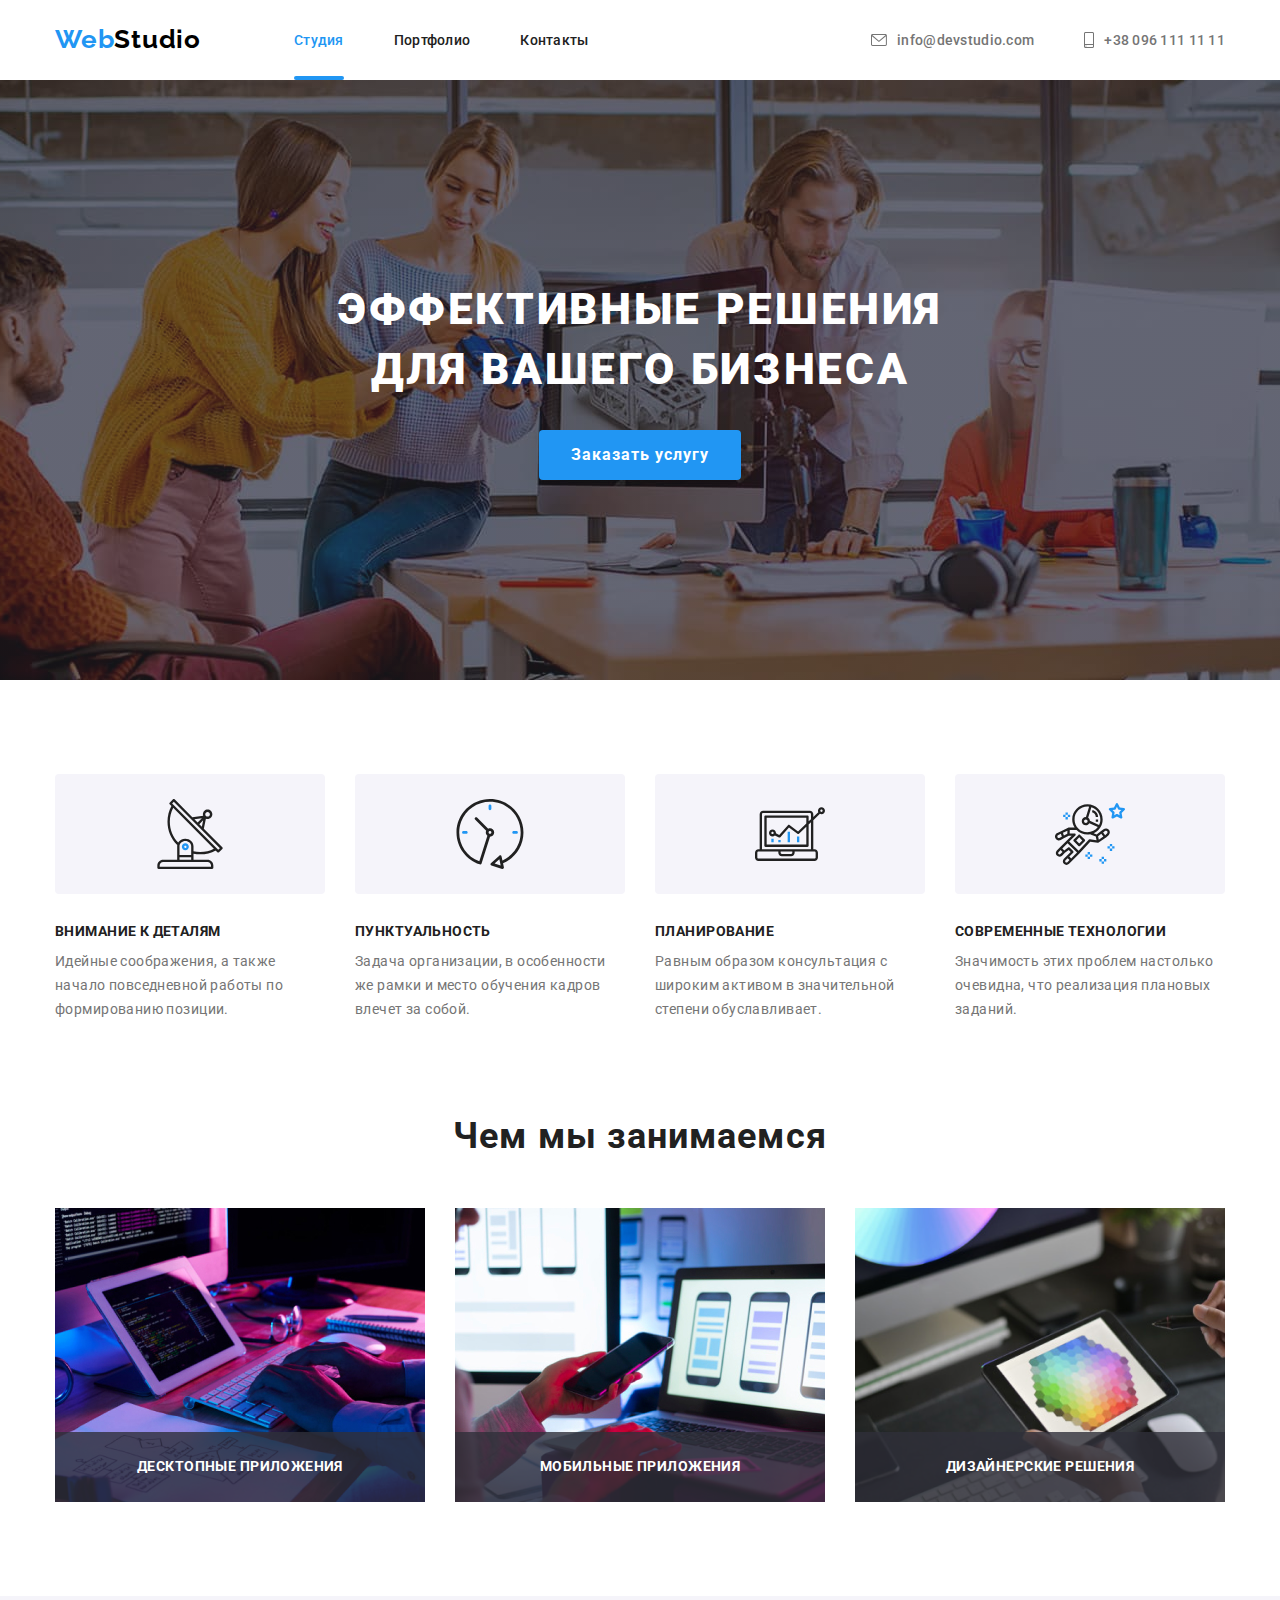
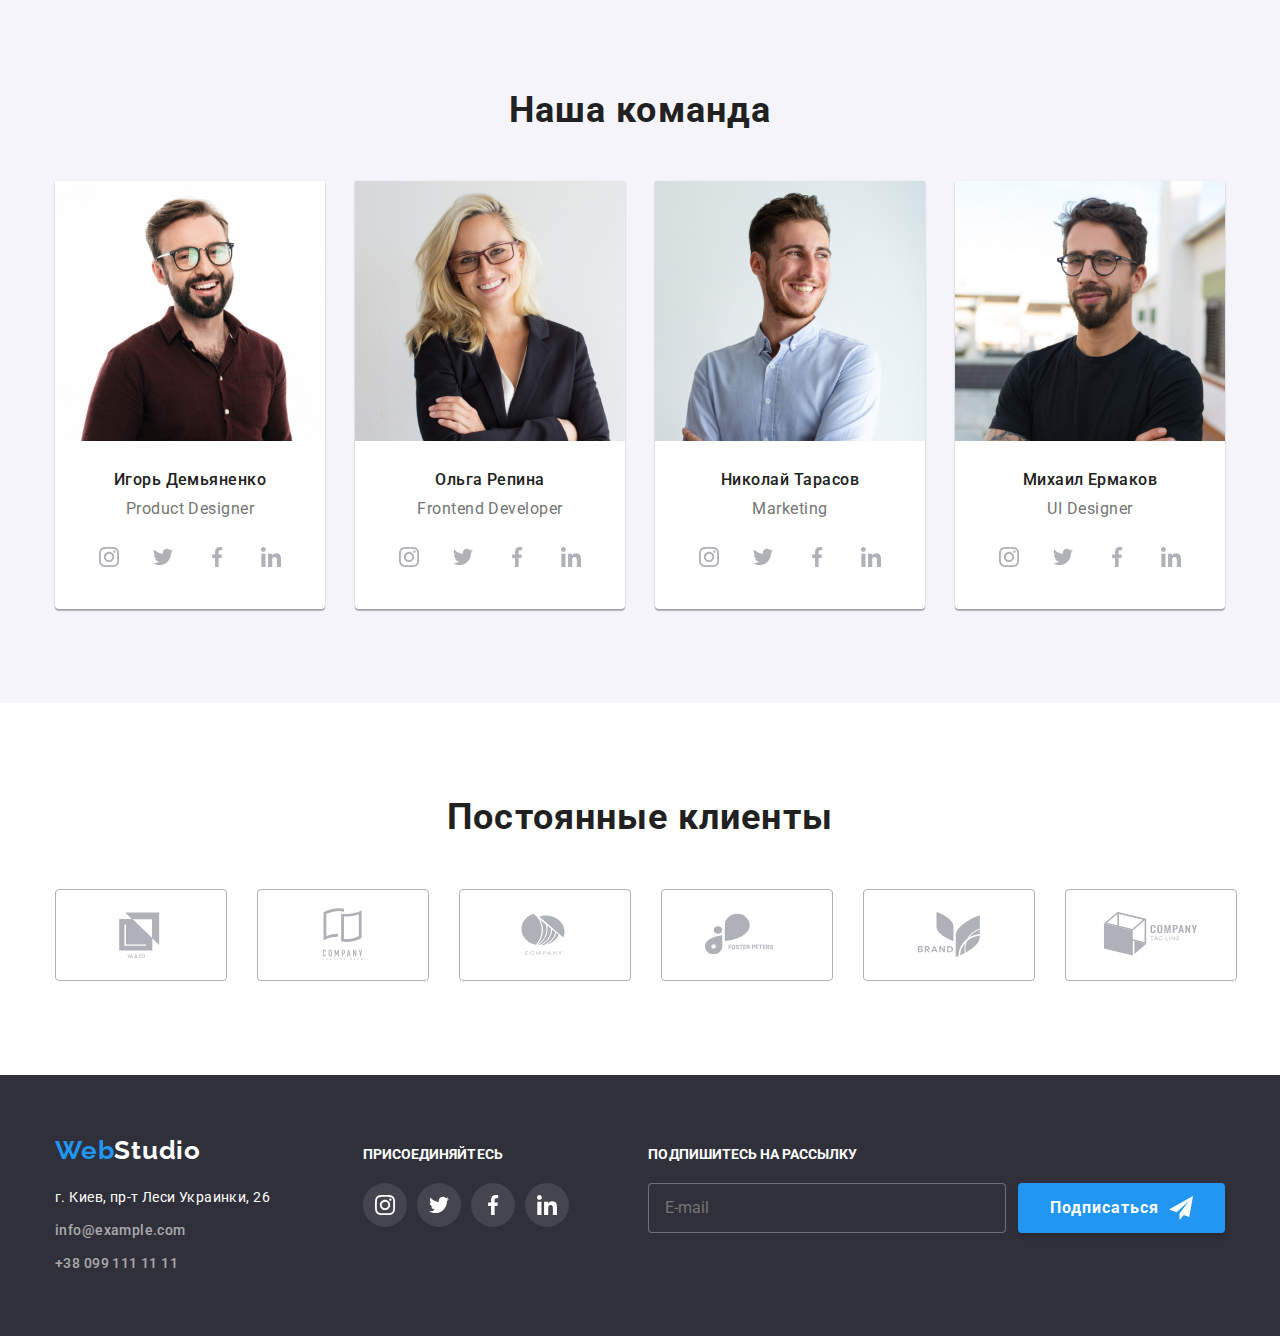
<file: index.html>
<!DOCTYPE html>
<html lang="ru">
  <head>
    <meta charset="UTF-8" />
    <meta name="viewport" content="width=device-width, initial-scale=1.0" />
    <title>WebStudio</title>
    <link rel="preconnect" href="https://fonts.googleapis.com" />
    <link rel="preconnect" href="https://fonts.gstatic.com" crossorigin />
    <link
      href="https://fonts.googleapis.com/css2?family=Raleway:wght@700&family=Roboto:wght@400;500;700;900&display=swap"
      rel="stylesheet"
    />
    <link rel="stylesheet" href="./css/main.min.css" />
  </head>
  <body>
    
    <!-- Шапка -->

    <header class="">
      <div class="container header__container">
        <a href="./index.html" class="logo logo--primary link"> <span class="logo logo__web">Web</span>Studio</a>
        <nav class="header__nav">
          <ul class="nav-list list">
            <li class="nav-list__item">
              <a href="./index.html" class="nav-list__link nav-list__link--current link">Студия</a>
            </li>
            <li class="nav-list__item">
              <a href="./portfolio.html" class="nav-list__link link">Портфолио</a>
            </li>
            <li class="nav-list__item">
              <a href="" class="nav-list__link link">Контакты</a>
            </li>
          </ul>
        </nav>
        <div class="header__wrapper">
          <ul class="contacts-list list">
            <li class="contacts-list__item">
              <a href="mailto:info@devstudio.com" class="contacts-list__link link"
                ><svg class="contacts-list__icon" width="16" height="12">
                  <use href="./images/icons.svg#envelope"></use></svg
                >info@devstudio.com</a
              >
            </li>
            <li class="contacts-list__item">
              <a href="tel:+380961111111" class="contacts-list__link link"
                ><svg class="contacts-list__icon" width="10" height="16">
                  <use href="./images/icons.svg#smartphone"></use></svg
                >+38 096 111 11 11</a
              >
            </li>
          </ul>
        </div>
      </div>
    </header>

    <!-- Герой -->

    <main>
      <section class="hero">
        <h1 class="hero__title">Эффективные решения для вашего бизнеса</h1>
        <button type="button" class="primary-button" data-modal-open>Заказать услугу</button>
      </section>

      <!-- Особенности -->

      <section class="features">
        <div class="container">
          <h2 class="visually-hidden">Особенности</h2>
          <ul class="features-list list">
            <li class="features-list__item">
              <div class="features-list__icon-wrapper">
                <svg class="features-list__icon" width="70" height="70">
                  <use href="./images/icons.svg#antenna"></use>
                </svg>
              </div>
              <h3 class="features-list__subtitle">Внимание к деталям</h3>
              <p class="features-list__text">
                Идейные соображения, а также начало повседневной работы по формированию позиции.
              </p>
            </li>
            <li class="features-list__item">
              <div class="features-list__icon-wrapper">
                <svg class="features-list__icon" width="70" height="70">
                  <use href="./images/icons.svg#clock"></use>
                </svg>
              </div>
              <h3 class="features-list__subtitle">Пунктуальность</h3>
              <p class="features-list__text">
                Задача организации, в особенности же рамки и место обучения кадров влечет за собой.
              </p>
            </li>
            <li class="features-list__item">
              <div class="features-list__icon-wrapper">
                <svg class="features-list__icon" width="70" height="70">
                  <use href="./images/icons.svg#diagram"></use>
                </svg>
              </div>
              <h3 class="features-list__subtitle">Планирование</h3>
              <p class="features-list__text">
                Равным образом консультация с широким активом в значительной степени обуславливает.
              </p>
            </li>
            <li class="features-list__item">
              <div class="features-list__icon-wrapper">
                <svg class="features-list__icon" width="70" height="70">
                  <use href="./images/icons.svg#astronaut"></use>
                </svg>
              </div>
              <h3 class="features-list__subtitle">Современные технологии</h3>
              <p class="features-list__text">
                Значимость этих проблем настолько очевидна, что реализация плановых заданий.
              </p>
            </li>
          </ul>
        </div>
      </section>

      <!-- Чем мы занимаемся -->

      <section class="works">
        <div class="container">
          <h2 class="main-title">Чем мы занимаемся</h2>
          <ul class="works-list list">
            <li class="works-list__item">
              <img src="./images/keyboard.jpg" alt="Набор текста" width="370" />
              <div class="works-list__direction-wrapper">
                <p class="works-list__direction">ДЕСКТОПНЫЕ ПРИЛОЖЕНИЯ</p>
              </div>
            </li>
            <li class="works-list__item">
              <img src="./images/laptop.jpg" alt="Ноутбук" width="370" />
              <div class="works-list__direction-wrapper">
                <p class="works-list__direction">МОБИЛЬНЫЕ ПРИЛОЖЕНИЯ</p>
              </div>
            </li>
            <li class="works-list__item">
              <img src="./images/ipad.png" alt="Планшет" width="370" />
              <div class="works-list__direction-wrapper">
                <p class="works-list__direction">ДИЗАЙНЕРСКИЕ РЕШЕНИЯ</p>
              </div>
            </li>
          </ul>
        </div>
      </section>

      <!-- Команда -->

      <section class="team section">
        <div class="container">
          <h2 class="main-title">Наша команда</h2>
          <ul class="team-list list">
            <li class="team-list__item">
              <img src="./images/product_designer.jpg" alt="Игорь Демьяненко" width="270" />
              <div class="team-list__teammate">
                <h3 class="team-list__teammate-name">Игорь Демьяненко</h3>
                <p lang="en" class="team-list__teammate-position">Product Designer</p>
                <ul class="social-list list">
                  <li class="social-list__item">
                    <a href="" class="social-list__link">
                      <svg class="social-list__icon" width="20" height="20">
                        <use href="./images/icons.svg#instagram"></use>
                      </svg>
                    </a>
                  </li>
                  <li class="social-list__item">
                    <a href="" class="social-list__link">
                      <svg class="social-list__icon" width="20" height="20">
                        <use href="./images/icons.svg#twitter"></use>
                      </svg>
                    </a>
                  </li>
                  <li class="social-list__item">
                    <a href="" class="social-list__link">
                      <svg class="social-list__icon" width="20" height="20">
                        <use href="./images/icons.svg#facebook"></use>
                      </svg>
                    </a>
                  </li>
                  <li class="social-list__item">
                    <a href="" class="social-list__link">
                      <svg class="social-list__icon" width="20" height="20">
                        <use href="./images/icons.svg#linkedin"></use>
                      </svg>
                    </a>
                  </li>
                </ul>
              </div>
            </li>
            <li class="team-list__item">
              <img src="./images/frontend_developer.jpg" alt="Ольга Репина" width="270" />
              <div class="team-list__teammate">
                <h3 class="team-list__teammate-name">Ольга Репина</h3>
                <p lang="en" class="team-list__teammate-position">Frontend Developer</p>
                <ul class="social-list list">
                  <li class="social-list__item">
                    <a href="" class="social-list__link">
                      <svg class="social-list__icon" width="20" height="20">
                        <use href="./images/icons.svg#instagram"></use>
                      </svg>
                    </a>
                  </li>
                  <li class="social-list__item">
                    <a href="" class="social-list__link">
                      <svg class="social-list__icon" width="20" height="20">
                        <use href="./images/icons.svg#twitter"></use>
                      </svg>
                    </a>
                  </li>
                  <li class="social-list__item">
                    <a href="" class="social-list__link">
                      <svg class="social-list__icon" width="20" height="20">
                        <use href="./images/icons.svg#facebook"></use>
                      </svg>
                    </a>
                  </li>
                  <li class="social-list__item">
                    <a href="" class="social-list__link">
                      <svg class="social-list__icon" width="20" height="20">
                        <use href="./images/icons.svg#linkedin"></use>
                      </svg>
                    </a>
                  </li>
                </ul>
              </div>
            </li>
            <li class="team-list__item">
              <img src="./images/marketing.jpg" alt="Николай Тарасов" width="270" />
              <div class="team-list__teammate">
                <h3 class="team-list__teammate-name">Николай Тарасов</h3>
                <p lang="en" class="team-list__teammate-position">Marketing</p>
                <ul class="social-list list">
                  <li class="social-list__item">
                    <a href="" class="social-list__link">
                      <svg class="social-list__icon" width="20" height="20">
                        <use href="./images/icons.svg#instagram"></use>
                      </svg>
                    </a>
                  </li>
                  <li class="social-list__item">
                    <a href="" class="social-list__link">
                      <svg class="social-list__icon" width="20" height="20">
                        <use href="./images/icons.svg#twitter"></use>
                      </svg>
                    </a>
                  </li>
                  <li class="social-list__item">
                    <a href="" class="social-list__link">
                      <svg class="social-list__icon" width="20" height="20">
                        <use href="./images/icons.svg#facebook"></use>
                      </svg>
                    </a>
                  </li>
                  <li class="social-list__item">
                    <a href="" class="social-list__link">
                      <svg class="social-list__icon" width="20" height="20">
                        <use href="./images/icons.svg#linkedin"></use>
                      </svg>
                    </a>
                  </li>
                </ul>
              </div>
            </li>
            <li class="team-list__item">
              <img src="./images/ui_designer.jpg" alt="Михаил Ермаков" width="270" />
              <div class="team-list__teammate">
                <h3 class="team-list__teammate-name">Михаил Ермаков</h3>
                <p lang="en" class="team-list__teammate-position">UI Designer</p>
                <ul class="social-list list">
                  <li class="social-list__item">
                    <a href="" class="social-list__link">
                      <svg class="social-list__icon" width="20" height="20">
                        <use href="./images/icons.svg#instagram"></use>
                      </svg>
                    </a>
                  </li>
                  <li class="social-list__item">
                    <a href="" class="social-list__link">
                      <svg class="social-list__icon" width="20" height="20">
                        <use href="./images/icons.svg#twitter"></use>
                      </svg>
                    </a>
                  </li>
                  <li class="social-list__item">
                    <a href="" class="social-list__link">
                      <svg class="social-list__icon width="20" height="20">
                        <use href="./images/icons.svg#facebook"></use>
                      </svg>
                    </a>
                  </li>
                  <li class="social-list__item">
                    <a href="" class="social-list__link">
                      <svg class="social-list__icon" width="20" height="20">
                        <use href="./images/icons.svg#linkedin"></use>
                      </svg>
                    </a>
                  </li>
                </ul>
              </div>
            </li>
          </ul>
        </div>
      </section>

      <!-- Партнеры -->

      <section class="clients section">
        <div class="container">
          <h2 class="main-title">Постоянные клиенты</h2>
          <ul class="clients-list list">
            <li class="clients-list__item">
              <a href="" class="clients-list__link">
                <svg class="clients-list__icon" widht="106" height="60">
                  <use href="./images/icons.svg#company1"></use>
                </svg>
              </a>
            </li>
            <li class="clients-list__item">
              <a href="" class="clients-list__link">
                <svg class="clients-list__icon" widht="106" height="60">
                  <use href="./images/icons.svg#company2"></use>
                </svg>
              </a>
            </li>
            <li class="clients-list__item">
              <a href="" class="clients-list__link">
                <svg class="clients-list__icon" widht="106" height="60">
                  <use href="./images/icons.svg#company3"></use>
                </svg>
              </a>
            </li>
            <li class="clients-list__item">
              <a href="" class="clients-list__link">
                <svg class="clients-list__icon" widht="106" height="60">
                  <use href="./images/icons.svg#company4"></use>
                </svg>
              </a>
            </li>
            <li class="clients-list__item">
              <a href="" class="clients-list__link">
                <svg class="clients-list__icon" widht="106" height="60">
                  <use href="./images/icons.svg#company5"></use>
                </svg>
              </a>
            </li>
            <li class="clients-list__item">
              <a href="" class="clients-list__link">
                <svg class="clients-list__icon" widht="106" height="60">
                  <use href="./images/icons.svg#company6"></use>
                </svg>
              </a>
            </li>
          </ul>
        </div>
      </section>
    </main>

    <!-- Подвал -->

    <footer class="footer">
      <div class="container footer__container">
        <div class="footer__address">
          <a href="./index.html" class="logo logo--secondary link"> <span class="logo logo__web">Web</span>Studio</a>
          <address class="address-contact">
            <ul class="address-contact__list">
              <li class="address-contact__item list">
                <a
                  href="https://goo.gl/maps/eDtE6KMM95kPjkAP6"
                  target="_blank"
                  rel="noopener noreferrer"
                  class="address-contact__map link"
                >
                  г. Киев, пр-т Леси Украинки, 26
                </a>
              </li>
              <li class="address-contact__item list">
                <a href="mailto:info@example.com" class="address-contact__link link">info@example.com</a>
              </li>
              <li class="address-contact__item list">
                <a href="tel:+380991111111" class="address-contact__link link">+38 099 111 11 11</a>
              </li>
            </ul>
          </address>
        </div>
        <div class="footer__social">
          <h2 class="footer__title">ПРИСОЕДИНЯЙТЕСЬ</h2>
          <ul class="social-list list">
            <li class="social-list__item">
              <a href="" class="social-list__link social-list__link--secondary-color">
                <svg class="social-list__icon" width="20" height="20">
                  <use href="./images/icons.svg#instagram"></use>
                </svg>
              </a>
            </li>
            <li class="social-list__item">
              <a href="" class="social-list__link social-list__link--secondary-color">
                <svg class="social-list__icon" width="20" height="20">
                  <use href="./images/icons.svg#twitter"></use>
                </svg>
              </a>
            </li>
            <li class="social-list__item">
              <a href="" class="social-list__link social-list__link--secondary-color">
                <svg class="social-list__icon" width="20" height="20">
                  <use href="./images/icons.svg#facebook"></use>
                </svg>
              </a>
            </li>
            <li class="social-list__item">
              <a href="" class="social-list__link social-list__link--secondary-color">
                <svg class="social-list__icon" width="20" height="20">
                  <use href="./images/icons.svg#linkedin"></use>
                </svg>
              </a>
            </li>
          </ul>
        </div>
        <div class="footer__subscribe">
          <h2 class="footer__title">Подпишитесь на рассылку</h2>
          <form action="#" class="subscribe-form">
            <input type="email" name="email" class="subscribe-form__input" placeholder="E-mail" />
            <button type="submit" class="primary-button primary-button--flex">
              Подписаться<svg class="primary-button__icon" width="24" height="24">
                <use href="./images/icons.svg#icon-sub"></use>
              </svg>
            </button>
          </form>
        </div>
      </div>
    </footer>

    <!-- Модальное окно  -->

    <div class="backdrop is-hidden" data-modal>
      <div class="modal">
        <button type="button" class="close-btn" data-modal-close>
          <svg class="close-btn__icon" width="18" height="18">
            <use href="./images/icons.svg#close"></use>
          </svg>
        </button>

        <!-- форма модального окна -->

        <p class="modal__title">Оставьте свои данные, мы вам перезвоним</p>
        <form action="#" class="form">
          <div class="input-field">
            <label for="name" class="label">Имя</label>
            <div class="input-field__group-absolute">
              <input type="text" name="name" class="input" id="name" placeholder="" /><svg
                class="input-field__icon"
                width="18"
                height="18"
              >
                <use href="./images/icons.svg#person"></use>
              </svg>
            </div>
          </div>
          <div class="input-field">
            <label for="tel" class="label">Телефон</label>
            <div class="input-field__group-absolute">
              <input type="tel" name="tel" id="tel" class="input" placeholder="" /><svg
                class="input-field__icon"
                width="18"
                height="18"
              >
                <use href="./images/icons.svg#phone"></use>
              </svg>
            </div>
          </div>
          <div class="input-field">
            <label for="mail" class="label">Почта</label>
            <div class="input-field__group-absolute">
              <input type="email" name="email" id="mail" class="input" placeholder="" /><svg
                class="input-field__icon"
                width="18"
                height="18"
              >
                <use href="./images/icons.svg#email"></use>
              </svg>
            </div>
          </div>
          <div class="textarea-field">
            <label for="comment" class="label">Комментарий</label>
            <textarea
              name="comment"
              id="comment"
              rows="8"
              class="textarea-field__input"
              placeholder="Введите текст"
            ></textarea>
          </div>
          <div class="checkbox">
            <label for="checkbox" class="checkbox__label">
              <input type="checkbox" name="modal-checkbox" class="checkbox__input" id="checkbox" />
              <span class="checkbox__icon"></span>
              Соглашаюсь с рассылкой и принимаю
              <a class="agreement" href=""> Условия договора</a></label
            >
          </div>
          <button type="submit" class="primary-button">Отправить</button>
        </form>
      </div>
    </div>
    <script src="./js/modal.js"></script>
  </body>
</html>
</file>
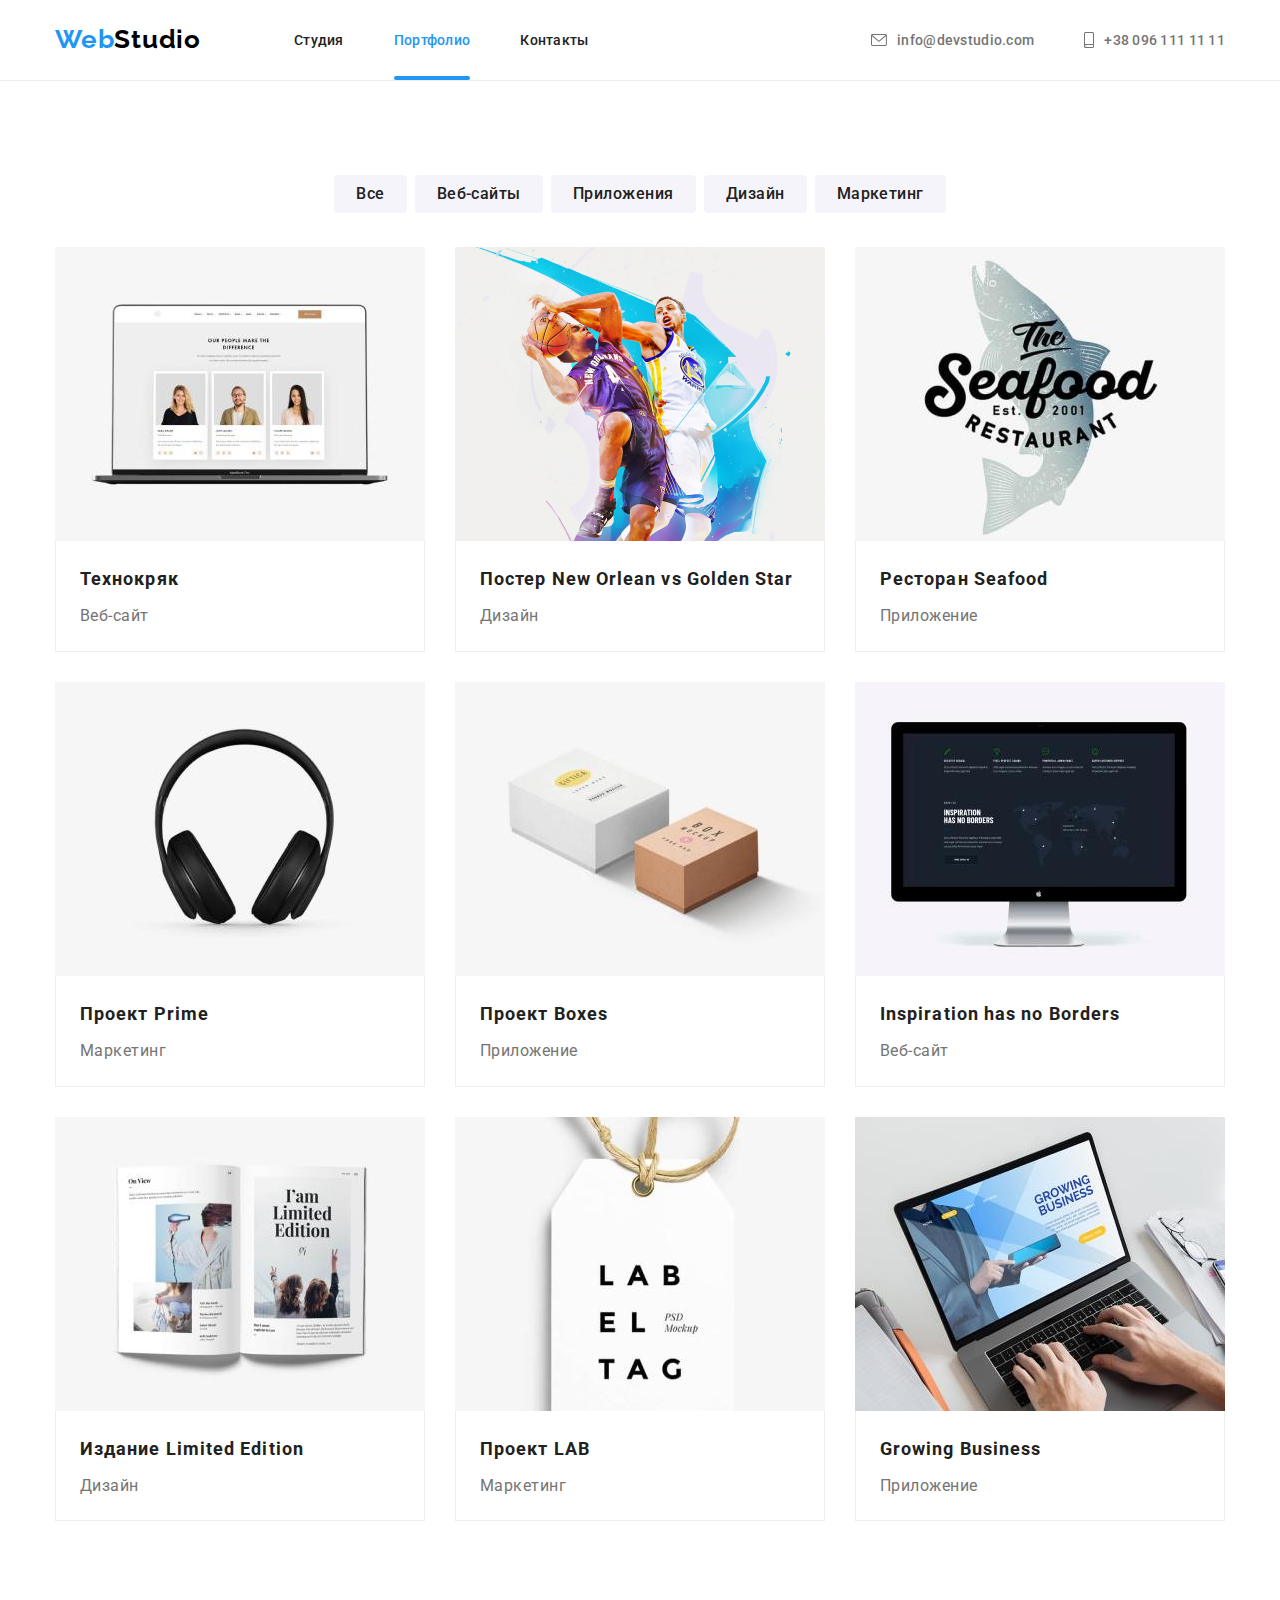
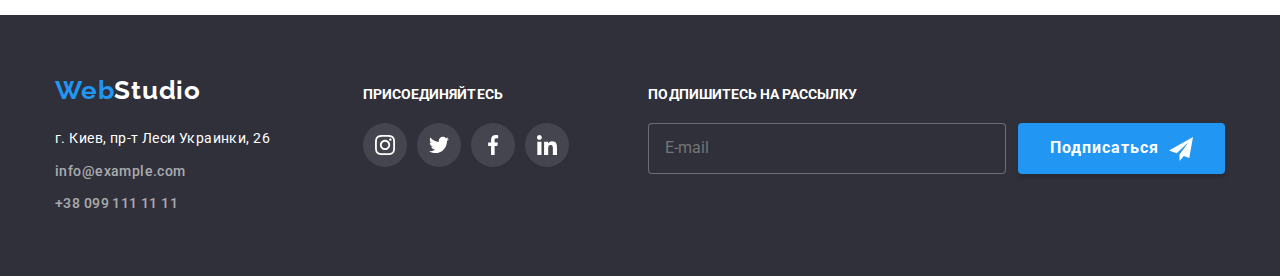
<file: portfolio.html>
<!DOCTYPE html>
<html lang="ru">
  <head>
    <meta charset="UTF-8" />
    <meta name="viewport" content="width=device-width, initial-scale=1.0" />
    <title>WebStudio</title>
    <link rel="preconnect" href="https://fonts.googleapis.com" />
    <link rel="preconnect" href="https://fonts.gstatic.com" crossorigin />
    <link
      href="https://fonts.googleapis.com/css2?family=Raleway:wght@700&family=Roboto:wght@400;500;700;900&display=swap"
      rel="stylesheet"
    />
    <link rel="stylesheet" href="./css/main.min.css" />
  </head>
  <body>

<!-- Шапка -->

    <header class="header">
      <div class="container header__container">
        <a href="./index.html" class="logo logo--primary link"> <span class="logo logo__web">Web</span>Studio</a>
        <nav class="header__nav">
          <ul class="nav-list list">
            <li class="nav-list__item">
              <a href="./index.html" class="nav-list__link link">Студия</a>
            </li>
            <li class="nav-list__item">
              <a href="./portfolio.html" class="nav-list__link nav-list__link--current link">Портфолио</a>
            </li>
            <li class="nav-list__item">
              <a href="" class="nav-list__link link">Контакты</a>
            </li>
          </ul>
        </nav>
        <div class="header__wrapper">
          <ul class="contacts-list list">
            <li class="contacts-list__item">
              <a href="mailto:info@devstudio.com" class="contacts-list__link link"
                ><svg class="contacts-list__icon" width="16" height="12">
                  <use href="./images/icons.svg#envelope"></use></svg
                >info@devstudio.com</a
              >
            </li>
            <li class="contacts-list__item">
              <a href="tel:+380961111111" class="contacts-list__link link"
                ><svg class="contacts-list__icon" width="10" height="16">
                  <use href="./images/icons.svg#smartphone"></use></svg
                >+38 096 111 11 11</a
              >
            </li>
          </ul>
        </div>
      </div>
    </header>


      <section class="section">
        <div class="container">
          <h1 class="visually-hidden">наши работы</h1>

          <!-- Фильтры -->

          <ul class="filter list">
            <li class="filter__item">
              <button type="button" class="secondary-button">Все</button>
            </li>
            <li class="filter__item">
              <button type="button" class="secondary-button">Веб-сайты</button>
            </li>
            <li class="filter__item">
              <button type="button" class="secondary-button">Приложения</button>
            </li>
            <li class="filter__item">
              <button type="button" class="secondary-button">Дизайн</button>
            </li>
            <li class="filter__item">
              <button type="button" class="secondary-button">Маркетинг</button>
            </li>
          </ul>



          <ul class="portfolio list">
            <li class="portfolio__item">
              <div class="portfolio__thumb">
                <img
                  class=""
                  src="./images/laptop_portfolio.jpg"
                  alt="Фото сотрудников"
                  width="370"
                />
                <div class="portfolio__overlay">
                  <p class="portfolio__description">
                    Технокряк это современная площадка распространения
                    коронавируса. Компании используют эту платформу для
                    цифрового шпионажа и атак на защищённые сервера конкурентов.
                  </p>
                </div>
              </div>
              <div class="portfolio__meta">
                <h2 class="portfolio__title">Технокряк</h2>
                <p class="portfolio__text">Веб-сайт</p>
              </div>
            </li>
            <li class="portfolio__item">
              <div class="portfolio__thumb">
                <img
                  class=""
                  src="./images/poster_star.jpg"
                  alt="2 басскетболиста"
                  width="370"
                />
                <div class="portfolio__overlay">
                  <p class="portfolio__description">
                    Технокряк это современная площадка распространения
                    коронавируса. Компании используют эту платформу для
                    цифрового шпионажа и атак на защищённые сервера конкурентов.
                  </p>
                </div>
              </div>
              <div class="portfolio__meta">
                <h2 class="portfolio__title">
                  Постер New Orlean vs Golden Star
                </h2>
                <p class="portfolio__text">Дизайн</p>
              </div>
            </li>
            <li class="portfolio__item">
              <div class="portfolio__thumb">
                <img
                  class=""
                  src="./images/restaurant.jpg"
                  alt="Наименование ресторана"
                  width="370"
                />
                <div class="portfolio__overlay">
                  <p class="portfolio__description">
                    Технокряк это современная площадка распространения
                    коронавируса. Компании используют эту платформу для
                    цифрового шпионажа и атак на защищённые сервера конкурентов.
                  </p>
                </div>
              </div>
              <div class="portfolio__meta">
                <h2 class="portfolio__title">Ресторан Seafood</h2>
                <p class="portfolio__text">Приложение</p>
              </div>
            </li>
            <li class="portfolio__item">
              <div class="portfolio__thumb">
                <img
                  class=""
                  src="./images/headphone.jpg"
                  alt="Наушники"
                  width="370"
                />
                <div class="portfolio__overlay">
                  <p class="portfolio__description">
                    Технокряк это современная площадка распространения
                    коронавируса. Компании используют эту платформу для
                    цифрового шпионажа и атак на защищённые сервера конкурентов.
                  </p>
                </div>
              </div>
              <div class="portfolio__meta">
                <h2 class="portfolio__title">Проект Prime</h2>
                <p class="portfolio__text">Маркетинг</p>
              </div>
            </li>
            <li class="portfolio__item">
              <div class="portfolio__thumb">
                <img
                  class=""
                  src="./images/box.jpg"
                  alt="Коробочки"
                  width="370"
                />
                <div class="portfolio__overlay">
                  <p class="portfolio__description">
                    Технокряк это современная площадка распространения
                    коронавируса. Компании используют эту платформу для
                    цифрового шпионажа и атак на защищённые сервера конкурентов.
                  </p>
                </div>
              </div>
              <div class="portfolio__meta">
                <h2 class="portfolio__title">Проект Boxes</h2>
                <p class="portfolio__text">Приложение</p>
              </div>
            </li>
            <li class="portfolio__item">
              <div class="portfolio__thumb">
                <img
                  class=""
                  src="./images/desktop.jpg"
                  alt="Экран монитора"
                  width="370"
                />
                <div class="portfolio__overlay">
                  <p class="portfolio__description">
                    Технокряк это современная площадка распространения
                    коронавируса. Компании используют эту платформу для
                    цифрового шпионажа и атак на защищённые сервера конкурентов.
                  </p>
                </div>
              </div>
              <div class="portfolio__meta">
                <h2 class="portfolio__title">Inspiration has no Borders</h2>
                <p class="portfolio__text">Веб-сайт</p>
              </div>
            </li>
            <li class="portfolio__item">
              <div class="portfolio__thumb">
                <img
                  class=""
                  src="./images/book.jpg"
                  alt="Разворот книги"
                  width="370"
                />
                <div class="portfolio__overlay">
                  <p class="portfolio__description">
                    Технокряк это современная площадка распространения
                    коронавируса. Компании используют эту платформу для
                    цифрового шпионажа и атак на защищённые сервера конкурентов.
                  </p>
                </div>
              </div>
              <div class="portfolio__meta">
                <h2 class="portfolio__title">Издание Limited Edition</h2>
                <p class="portfolio__text">Дизайн</p>
              </div>
            </li>
            <li class="portfolio__item">
              <div class="portfolio__thumb">
                <img
                  class=""
                  src="./images/label.jpg"
                  alt="фирменная бирка"
                  width="370"
                />
                <div class="portfolio__overlay">
                  <p class="portfolio__description">
                    Технокряк это современная площадка распространения
                    коронавируса. Компании используют эту платформу для
                    цифрового шпионажа и атак на защищённые сервера конкурентов.
                  </p>
                </div>
              </div>
              <div class="portfolio__meta">
                <h2 class="portfolio__title">Проект LAB</h2>
                <p class="portfolio__text">Маркетинг</p>
              </div>
            </li>
            <li class="portfolio__item">
              <div class="portfolio__thumb">
                <img
                  class=""
                  src="./images/grow.jpg"
                  alt="ноутбук"
                  width="370"
                />
                <div class="portfolio__overlay">
                  <p class="portfolio__description">
                    Технокряк это современная площадка распространения
                    коронавируса. Компании используют эту платформу для
                    цифрового шпионажа и атак на защищённые сервера конкурентов.
                  </p>
                </div>
              </div>
              <div class="portfolio__meta">
                <h2 class="portfolio__title">Growing Business</h2>
                <p class="portfolio__text">Приложение</p>
              </div>
            </li>
          </ul>
        </div>
      </section>
    </main>

         <!-- Подвал -->

    <footer class="footer">
      <div class="container footer__container">
        <div class="footer__address">
          <a href="./index.html" class="logo logo--secondary link"> <span class="logo logo__web">Web</span>Studio</a>
          <address class="address-contact">
            <ul class="address-contact__list">
              <li class="address-contact__item list">
                <a
                  href="https://goo.gl/maps/eDtE6KMM95kPjkAP6"
                  target="_blank"
                  rel="noopener noreferrer"
                  class="address-contact__map link"
                >
                  г. Киев, пр-т Леси Украинки, 26
                </a>
              </li>
              <li class="address-contact__item list">
                <a href="mailto:info@example.com" class="address-contact__link link">info@example.com</a>
              </li>
              <li class="address-contact__item list">
                <a href="tel:+380991111111" class="address-contact__link link">+38 099 111 11 11</a>
              </li>
            </ul>
          </address>
        </div>
        <div class="footer__social">
          <h2 class="footer__title">ПРИСОЕДИНЯЙТЕСЬ</h2>
          <ul class="social-list list">
            <li class="social-list__item">
              <a href="" class="social-list__link social-list__link--secondary-color">
                <svg class="social-list__icon" width="20" height="20">
                  <use href="./images/icons.svg#instagram"></use>
                </svg>
              </a>
            </li>
            <li class="social-list__item">
              <a href="" class="social-list__link social-list__link--secondary-color">
                <svg class="social-list__icon" width="20" height="20">
                  <use href="./images/icons.svg#twitter"></use>
                </svg>
              </a>
            </li>
            <li class="social-list__item">
              <a href="" class="social-list__link social-list__link--secondary-color">
                <svg class="social-list__icon" width="20" height="20">
                  <use href="./images/icons.svg#facebook"></use>
                </svg>
              </a>
            </li>
            <li class="social-list__item">
              <a href="" class="social-list__link social-list__link--secondary-color">
                <svg class="social-list__icon" width="20" height="20">
                  <use href="./images/icons.svg#linkedin"></use>
                </svg>
              </a>
            </li>
          </ul>
        </div>
        <div class="footer__subscribe">
          <h2 class="footer__title">Подпишитесь на рассылку</h2>
          <form action="#" class="subscribe-form">
            <input type="email" name="email" class="subscribe-form__input" placeholder="E-mail" />
            <button type="submit" class="primary-button primary-button--flex">
              Подписаться<svg class="primary-button__icon" width="24" height="24">
                <use href="./images/icons.svg#icon-sub"></use>
              </svg>
            </button>
          </form>
        </div>
      </div>
    </footer>
  </body>
</html>
</file>
<file: css/main.min.css>
/*! modern-normalize v1.1.0 | MIT License | https://github.com/sindresorhus/modern-normalize */*,::before,::after{-webkit-box-sizing:border-box;box-sizing:border-box}html{line-height:1.15;-webkit-text-size-adjust:100%;-moz-tab-size:4;-o-tab-size:4;tab-size:4}body{margin:0;font-family:system-ui,-apple-system,"Segoe UI",Roboto,Helvetica,Arial,sans-serif,"Apple Color Emoji","Segoe UI Emoji"}hr{height:0;color:inherit}abbr[title]{-webkit-text-decoration:underline dotted;text-decoration:underline dotted}b,strong{font-weight:bolder}code,kbd,samp,pre{font-family:ui-monospace,SFMono-Regular,Consolas,"Liberation Mono",Menlo,monospace;font-size:1em}small{font-size:80%}sub,sup{font-size:75%;line-height:0;position:relative;vertical-align:baseline}sub{bottom:-0.25em}sup{top:-0.5em}table{text-indent:0;border-color:inherit}button,input,optgroup,select,textarea{font-family:inherit;font-size:100%;line-height:1.15;margin:0}button,select{text-transform:none}button,[type=button],[type=reset],[type=submit]{-webkit-appearance:button}::-moz-focus-inner{border-style:none;padding:0}:-moz-focusring{outline:1px dotted ButtonText}:-moz-ui-invalid{box-shadow:none}legend{padding:0}progress{vertical-align:baseline}::-webkit-inner-spin-button,::-webkit-outer-spin-button{height:auto}[type=search]{-webkit-appearance:textfield;outline-offset:-2px}::-webkit-search-decoration{-webkit-appearance:none}::-webkit-file-upload-button{-webkit-appearance:button;font:inherit}summary{display:list-item}body{font-family:"Roboto",sans-serif;background-color:#fff;color:#212121;margin:0}.list{list-style:none}.link{text-decoration:none}p,h1,h2,h3,h4,h5,h6{margin:0}ul{margin:0;padding:0}button{border-width:0}img{display:block;max-width:100%;height:auto}.container{width:1200px;padding:0 15px;margin:0 auto}.visually-hidden{position:absolute;white-space:nowrap;width:1px;height:1px;overflow:hidden;border:0;padding:0;clip:rect(0 0 0 0);-webkit-clip-path:inset(50%);clip-path:inset(50%);margin:-1px}.is-hidden{visibility:hidden;opacity:0;pointer-events:none}.section{padding:94px 0}.checkbox__label,.checkbox,.close-btn,.clients-list__link,.social-list__link,.features-list,.contacts-list,.contacts-list__item,.contacts-list__link,.header__container{display:-webkit-box;display:-ms-flexbox;display:flex;-webkit-box-align:center;-ms-flex-align:center;align-items:center}.primary-button{font-size:16px;line-height:1.9;letter-spacing:.06em;font-weight:bold;display:block;margin:0 auto;min-width:200px;padding:10px 32px;font-family:inherit;cursor:pointer;background-color:#2196f3;color:#fff;-webkit-box-shadow:0px 4px 4px rgba(0,0,0,.15);box-shadow:0px 4px 4px rgba(0,0,0,.15);border-radius:4px;-webkit-transition:color 250ms cubic-bezier(0.4, 0, 0.2, 1),border 250ms cubic-bezier(0.4, 0, 0.2, 1);transition:color 250ms cubic-bezier(0.4, 0, 0.2, 1),border 250ms cubic-bezier(0.4, 0, 0.2, 1)}.secondary-button{font-size:16px;line-height:1.6;letter-spacing:.03em;font-weight:500;padding:6px 22px;font-family:inherit;border:none;border-radius:4px;text-align:center;cursor:pointer;color:#212121;background-color:#f5f4fa;-webkit-transition:color 250ms cubic-bezier(0.4, 0, 0.2, 1),background-color 250ms cubic-bezier(0.4, 0, 0.2, 1),-webkit-box-shadow 250ms cubic-bezier(0.4, 0, 0.2, 1);transition:color 250ms cubic-bezier(0.4, 0, 0.2, 1),background-color 250ms cubic-bezier(0.4, 0, 0.2, 1),-webkit-box-shadow 250ms cubic-bezier(0.4, 0, 0.2, 1);transition:color 250ms cubic-bezier(0.4, 0, 0.2, 1),background-color 250ms cubic-bezier(0.4, 0, 0.2, 1),box-shadow 250ms cubic-bezier(0.4, 0, 0.2, 1);transition:color 250ms cubic-bezier(0.4, 0, 0.2, 1),background-color 250ms cubic-bezier(0.4, 0, 0.2, 1),box-shadow 250ms cubic-bezier(0.4, 0, 0.2, 1),-webkit-box-shadow 250ms cubic-bezier(0.4, 0, 0.2, 1)}.secondary-button:hover,.secondary-button:focus{background-color:#2196f3;color:#fff;-webkit-box-shadow:0px 3px 1px rgba(0,0,0,.1),0px 1px 2px rgba(0,0,0,.08),0px 2px 2px rgba(0,0,0,.12);box-shadow:0px 3px 1px rgba(0,0,0,.1),0px 1px 2px rgba(0,0,0,.08),0px 2px 2px rgba(0,0,0,.12)}.primary-button__icon{margin-left:10px}.primary-button--flex{display:-webkit-box;display:-ms-flexbox;display:flex;-webkit-box-align:center;-ms-flex-align:center;align-items:center;-webkit-box-pack:center;-ms-flex-pack:center;justify-content:center}.logo{font-size:26px;line-height:1.2;letter-spacing:.03em;font-weight:bold;font-family:Raleway}.logo__web{color:#2196f3}.logo--primary{color:#000}.logo--secondary{color:#fff}.header{border-bottom:1px solid #ececec}.header__nav{margin-left:93px}.header__wrapper{margin-left:auto}.main-title{font-size:36px;line-height:1.16;letter-spacing:.03em;font-weight:bold;margin-bottom:50px;text-align:center}.nav-list{display:-webkit-box;display:-ms-flexbox;display:flex}.nav-list .nav-list__item:not(:last-child){margin-right:50px}.nav-list__link{font-size:14px;line-height:1.15;letter-spacing:.02em;font-weight:500;position:relative;display:block;padding:32px 0;color:#212121;-webkit-transition:color 250ms cubic-bezier(0.4, 0, 0.2, 1);transition:color 250ms cubic-bezier(0.4, 0, 0.2, 1)}.nav-list__link:hover,.nav-list__link:focus{color:#2196f3}.nav-list__link--current{color:#2196f3}.nav-list__link--current::after{content:"";width:100%;height:4px;border-radius:2px;position:absolute;background-color:#2196f3;left:0;bottom:0}.contacts-list__link{font-size:14px;line-height:1.33;letter-spacing:.02em;font-weight:500;color:#757575;-webkit-transition:color 250ms cubic-bezier(0.4, 0, 0.2, 1);transition:color 250ms cubic-bezier(0.4, 0, 0.2, 1)}.contacts-list__link:hover,.contacts-list__link:focus{color:#2196f3}.contacts-list__item:not(:last-child){margin-right:50px}.contacts-list__icon{margin-right:10px;fill:currentColor;-webkit-transition:fill 250ms cubic-bezier(0.4, 0, 0.2, 1);transition:fill 250ms cubic-bezier(0.4, 0, 0.2, 1)}.contacts-list__icon:hover{fill:#2196f3}.hero{padding:200px 0;text-align:center;background-color:#2f303a;background-image:-webkit-gradient(linear, left top, left bottom, from(rgba(47, 48, 58, 0.4)), to(rgba(47, 48, 58, 0.4))),url(../images/hero.jpg);background-image:linear-gradient(rgba(47, 48, 58, 0.4), rgba(47, 48, 58, 0.4)),url(../images/hero.jpg);background-position:center;background-repeat:no-repeat;background-size:cover;max-width:1600px;margin:0 auto}.hero__title{font-size:44px;line-height:1.36;letter-spacing:.06em;font-weight:900;margin:0 auto 30px;text-transform:uppercase;color:#fff;width:696px}.features{padding:94px 0 47px 0}.features-list__item{font-size:14px;line-height:1.71;letter-spacing:.03em;font-weight:normal;width:270px;color:#757575}.features-list__item:not(:last-child){margin-right:30px}.features-list__icon-wrapper{display:-webkit-box;display:-ms-flexbox;display:flex;padding:25px 100px;margin-bottom:30px;background-color:#f5f4fa;border-radius:4px}.features-list__icon{-webkit-box-align:center;-ms-flex-align:center;align-items:center}.features-list__subtitle{font-size:14px;line-height:1.14;letter-spacing:.03em;font-weight:bold;text-transform:uppercase;margin:0 0 10px 0;color:#212121}.works{padding:47px 0 94px 0}.works-list{display:-webkit-box;display:-ms-flexbox;display:flex}.works-list__item{position:relative;-webkit-box-align:center;-ms-flex-align:center;align-items:center}.works-list__item:not(:last-child){margin-right:30px}.works-list__direction-wrapper{display:-webkit-box;display:-ms-flexbox;display:flex;-webkit-box-pack:center;-ms-flex-pack:center;justify-content:center;width:100%;padding:27px 0;background:rgba(47,48,58,.8);position:absolute;left:0;bottom:0}.works-list__direction{font-size:14px;line-height:1.14;letter-spacing:.03em;font-weight:bold;text-transform:uppercase;color:#fff}.team{background-color:#f5f4fa}.team-list{display:-webkit-box;display:-ms-flexbox;display:flex}.team-list__item{-webkit-box-shadow:0px 1px 3px rgba(0,0,0,.12),0px 1px 1px rgba(0,0,0,.14),0px 2px 1px rgba(0,0,0,.2);box-shadow:0px 1px 3px rgba(0,0,0,.12),0px 1px 1px rgba(0,0,0,.14),0px 2px 1px rgba(0,0,0,.2);border-radius:0px 0px 4px 4px;background-color:#fff}.team-list__item:not(:last-child){margin-right:30px}.team-list__teammate-name{font-size:16px;line-height:1.18;letter-spacing:.03em;font-weight:500;margin-bottom:10px}.team-list__teammate-position{font-size:16px;line-height:1.18;letter-spacing:.03em;font-weight:normal;color:#757575;margin-bottom:16px}.team-list__teammate{text-align:center;padding:30px 32px}.social-list{display:-webkit-box;display:-ms-flexbox;display:flex}.social-list__item{width:44px;height:44px}.social-list__item:not(:last-child){margin-right:10px}.social-list__link{width:100%;height:100%;-webkit-box-pack:center;-ms-flex-pack:center;justify-content:center;color:#afb1b8;border-radius:50%;background-color:#fff;-webkit-transition:color 250ms cubic-bezier(0.4, 0, 0.2, 1),background-color 250ms cubic-bezier(0.4, 0, 0.2, 1);transition:color 250ms cubic-bezier(0.4, 0, 0.2, 1),background-color 250ms cubic-bezier(0.4, 0, 0.2, 1)}.social-list__link:hover,.social-list__link:focus{background-color:#2196f3;color:#fff}.social-list__link--secondary-color{color:#fff;background-color:rgba(255,255,255,.1)}.social-list__icon{fill:currentColor}.clients-list{display:-webkit-box;display:-ms-flexbox;display:flex}.clients-list__item:not(:last-child){margin-right:30px}.clients-list__link{width:172px;height:92px;border:1px solid #afb1b8;-webkit-box-pack:center;-ms-flex-pack:center;justify-content:center;border-radius:4px;-webkit-box-sizing:border-box;box-sizing:border-box;color:#afb1b8;-webkit-transition:color 250ms cubic-bezier(0.4, 0, 0.2, 1),border 250ms cubic-bezier(0.4, 0, 0.2, 1);transition:color 250ms cubic-bezier(0.4, 0, 0.2, 1),border 250ms cubic-bezier(0.4, 0, 0.2, 1)}.clients-list__link:hover,.clients-list__link:focus{border:1px solid #2196f3;color:#2196f3}.clients-list__icon{width:106px;height:60px;fill:currentColor}.footer{background-color:#2f303a;padding:60px 0}.footer__container{display:-webkit-box;display:-ms-flexbox;display:flex}.footer__social{margin-left:93px;margin-top:12px}.footer__title{font-size:14px;line-height:1.14;letter-spacing:.003em;font-weight:bold;text-transform:uppercase;margin-bottom:20px;color:#fff}.footer__subscribe{margin:12px 0 0 auto}.address-contact{font-style:normal;margin-top:20px}.address-contact__list{display:block}.address-contact__item:not(:first-child){margin-top:9px}.address-contact__link{font-size:14px;line-height:1.71;letter-spacing:.03em;font-weight:500;display:block;color:rgba(255,255,255,.6);-webkit-transition:color 250ms cubic-bezier(0.4, 0, 0.2, 1);transition:color 250ms cubic-bezier(0.4, 0, 0.2, 1)}.address-contact__link:hover,.address-contact__link:focus{color:#2196f3}.address-contact__map{font-size:14px;line-height:1.71;letter-spacing:.03em;font-weight:normal;color:#fff;-webkit-transition:color 250ms cubic-bezier(0.4, 0, 0.2, 1);transition:color 250ms cubic-bezier(0.4, 0, 0.2, 1)}.address-contact__map:hover,.address-contact__map:focus{color:#2196f3}.subscribe-form{display:-webkit-box;display:-ms-flexbox;display:flex}.subscribe-form__input{-webkit-box-align:center;-ms-flex-align:center;align-items:center;width:358px;border:1px solid rgba(255,255,255,.3);-webkit-box-sizing:border-box;box-sizing:border-box;-webkit-filter:drop-shadow 0px 4px 4px rgba(0,0,0,.15);filter:drop-shadow 0px 4px 4px rgba(0,0,0,.15);border-radius:4px;background-color:#2f303a;padding:15px 16px;margin-right:12px;color:rgba(255,255,255,.6)}.backdrop{position:fixed;width:100vw;height:100vh;background-color:rgba(0,0,0,.2);top:0;left:0;opacity:1;-webkit-transition:opacity 250ms cubic-bezier(0.4, 0, 0.2, 1),visibility 250ms cubic-bezier(0.4, 0, 0.2, 1);transition:opacity 250ms cubic-bezier(0.4, 0, 0.2, 1),visibility 250ms cubic-bezier(0.4, 0, 0.2, 1)}.backdrop.is-hidden .modal{-webkit-transform:translate(-50%, -50%) scale(0.7);transform:translate(-50%, -50%) scale(0.7)}.modal{position:absolute;padding:40px;width:528px;min-height:581px;background:#fff;-webkit-box-shadow:0px 1px 3px rgba(0,0,0,.12),0px 1px 1px rgba(0,0,0,.14),0px 2px 1px rgba(0,0,0,.2);box-shadow:0px 1px 3px rgba(0,0,0,.12),0px 1px 1px rgba(0,0,0,.14),0px 2px 1px rgba(0,0,0,.2);border-radius:4px;top:50%;left:50%;-webkit-transform:scale(1) translate(-50%, -50%);transform:scale(1) translate(-50%, -50%);-webkit-transition:-webkit-transform 250ms cubic-bezier(0.4, 0, 0.2, 1);transition:-webkit-transform 250ms cubic-bezier(0.4, 0, 0.2, 1);transition:transform 250ms cubic-bezier(0.4, 0, 0.2, 1);transition:transform 250ms cubic-bezier(0.4, 0, 0.2, 1), -webkit-transform 250ms cubic-bezier(0.4, 0, 0.2, 1)}.close-btn{width:30px;height:30px;-webkit-box-pack:center;-ms-flex-pack:center;justify-content:center;position:absolute;top:8px;right:8px;padding:6px;color:#2196f3;background-color:#fff;border:1px solid rgba(0,0,0,.1);border-radius:50%;cursor:pointer;-webkit-transition:fill 250ms cubic-bezier(0.4, 0, 0.2, 1),border 250ms cubic-bezier(0.4, 0, 0.2, 1);transition:fill 250ms cubic-bezier(0.4, 0, 0.2, 1),border 250ms cubic-bezier(0.4, 0, 0.2, 1)}.close-btn:hover,.close-btn:focus{border:1px solid #2196f3;fill:currentColor}.modal__title{font-size:20px;line-height:1.1;letter-spacing:.03em;font-weight:bold;text-align:center;margin-bottom:12px;color:#212121}.input-field{margin-bottom:10px}.input-field__group-absolute{position:relative}.input-field__icon{-webkit-transition:fill 250ms cubic-bezier(0.4, 0, 0.2, 1);transition:fill 250ms cubic-bezier(0.4, 0, 0.2, 1);position:absolute;top:50%;left:12px;-webkit-transform:translateY(-50%);transform:translateY(-50%);fill:#212121}.label{font-size:12px;line-height:1.17;letter-spacing:.01em;font-weight:normal;display:-webkit-box;display:-ms-flexbox;display:flex;-webkit-box-orient:vertical;-webkit-box-direction:normal;-ms-flex-direction:column;flex-direction:column;margin-bottom:4px;color:#757575}.input{-webkit-transition:color 250ms cubic-bezier(0.4, 0, 0.2, 1),border 250ms cubic-bezier(0.4, 0, 0.2, 1);transition:color 250ms cubic-bezier(0.4, 0, 0.2, 1),border 250ms cubic-bezier(0.4, 0, 0.2, 1);margin:0;width:100%;font-size:14px;color:#000;padding:12px 42px;border-radius:4px;border:1px solid rgba(33,33,33,.2);-webkit-box-sizing:border-box;box-sizing:border-box}.input:hover,.input:focus{border:1px solid #2196f3;outline:0}.input:hover+.input-field__icon,.input:focus+.input-field__icon{fill:#2196f3}.textarea-field{display:-webkit-box;display:-ms-flexbox;display:flex;-webkit-box-orient:vertical;-webkit-box-direction:normal;-ms-flex-direction:column;flex-direction:column;margin-bottom:20px}.textarea-field__input{width:100%;height:120px;-webkit-transition:color 250ms cubic-bezier(0.4, 0, 0.2, 1),border 250ms cubic-bezier(0.4, 0, 0.2, 1);transition:color 250ms cubic-bezier(0.4, 0, 0.2, 1),border 250ms cubic-bezier(0.4, 0, 0.2, 1);padding:12px 16px;border-radius:4px;border:1px solid rgba(33,33,33,.2);resize:none;color:#000}.textarea-field__input::-webkit-input-placeholder{font-size:14px;line-height:1.17;letter-spacing:.01em;font-weight:normal;color:rgba(117,117,117,.5);text-align:left;vertical-align:top}.textarea-field__input::-moz-placeholder{font-size:14px;line-height:1.17;letter-spacing:.01em;font-weight:normal;color:rgba(117,117,117,.5);text-align:left;vertical-align:top}.textarea-field__input:-ms-input-placeholder{font-size:14px;line-height:1.17;letter-spacing:.01em;font-weight:normal;color:rgba(117,117,117,.5);text-align:left;vertical-align:top}.textarea-field__input::-ms-input-placeholder{font-size:14px;line-height:1.17;letter-spacing:.01em;font-weight:normal;color:rgba(117,117,117,.5);text-align:left;vertical-align:top}.textarea-field__input::placeholder{font-size:14px;line-height:1.17;letter-spacing:.01em;font-weight:normal;color:rgba(117,117,117,.5);text-align:left;vertical-align:top}.textarea-field__input:hover,.textarea-field__input:focus{border:1px solid #2196f3;outline:0}.checkbox{-webkit-transition:color 250ms cubic-bezier(0.4, 0, 0.2, 1),outline 250ms cubic-bezier(0.4, 0, 0.2, 1),border 250ms cubic-bezier(0.4, 0, 0.2, 1);transition:color 250ms cubic-bezier(0.4, 0, 0.2, 1),outline 250ms cubic-bezier(0.4, 0, 0.2, 1),border 250ms cubic-bezier(0.4, 0, 0.2, 1);margin-bottom:30px;-webkit-box-pack:center;-ms-flex-pack:center;justify-content:center}.checkbox__label{font-size:14px;line-height:1.7;letter-spacing:.03em;font-weight:normal;color:#757575}.checkbox__input{position:absolute;appearance:none;-webkit-appearance:none;-moz-appearance:none}.checkbox__input:checked:focus+.checkbox__icon{background-color:#2196f3;border:2px solid #2196f3;background-image:url(../images/icon-c.svg);background-size:contain;background-origin:border-box;background-position:center}.checkbox__icon{width:16px;height:16px;display:block;margin-right:8px;border:2px solid #000;border-radius:2px;cursor:pointer;-webkit-transition-property:border,background-color,background-image;transition-property:border,background-color,background-image;-webkit-transition-duration:250ms;transition-duration:250ms;-webkit-transition-timing-function:cubic-bezier(0.4, 0, 0.2, 1);transition-timing-function:cubic-bezier(0.4, 0, 0.2, 1)}.agreement{margin-left:5px;-webkit-text-decoration-line:underline;text-decoration-line:underline;-webkit-text-decoration-skip-ink:none;text-decoration-skip-ink:none;color:#2196f3}.filter{display:-webkit-box;display:-ms-flexbox;display:flex;-webkit-box-pack:center;-ms-flex-pack:center;justify-content:center;margin-bottom:34px}.filter__item:not(:last-child){margin-right:8px}.portfolio{display:-webkit-box;display:-ms-flexbox;display:flex;-ms-flex-wrap:wrap;flex-wrap:wrap}.portfolio__item{background:#fff;-webkit-box-sizing:border-box;box-sizing:border-box;-webkit-transition:-webkit-box-shadow 250ms cubic-bezier(0.4, 0, 0.2, 1);transition:-webkit-box-shadow 250ms cubic-bezier(0.4, 0, 0.2, 1);transition:box-shadow 250ms cubic-bezier(0.4, 0, 0.2, 1);transition:box-shadow 250ms cubic-bezier(0.4, 0, 0.2, 1), -webkit-box-shadow 250ms cubic-bezier(0.4, 0, 0.2, 1)}.portfolio__item:hover{-webkit-box-shadow:0px 1px 1px rgba(0,0,0,.12),0px 4px 4px rgba(0,0,0,.06),1px 4px 6px rgba(0,0,0,.16);box-shadow:0px 1px 1px rgba(0,0,0,.12),0px 4px 4px rgba(0,0,0,.06),1px 4px 6px rgba(0,0,0,.16)}.portfolio__item:hover .portfolio__overlay{color:#fff;-webkit-transform:translateY(0);transform:translateY(0);opacity:1}.portfolio__item:not(:nth-child(3n)){margin-right:30px}.portfolio__item:not(:nth-last-child(-n+3)){margin-bottom:30px}.portfolio__thumb{position:relative;overflow:hidden}.portfolio__overlay{width:100%;height:100%;position:absolute;top:0;left:0;background-color:#2196f3;-webkit-transform:translateY(100%);transform:translateY(100%);opacity:0;-webkit-transition:color 250ms cubic-bezier(0.4, 0, 0.2, 1),background-color 250ms cubic-bezier(0.4, 0, 0.2, 1),opacity 250ms cubic-bezier(0.4, 0, 0.2, 1),-webkit-transform 250ms cubic-bezier(0.4, 0, 0.2, 1);transition:color 250ms cubic-bezier(0.4, 0, 0.2, 1),background-color 250ms cubic-bezier(0.4, 0, 0.2, 1),opacity 250ms cubic-bezier(0.4, 0, 0.2, 1),-webkit-transform 250ms cubic-bezier(0.4, 0, 0.2, 1);transition:transform 250ms cubic-bezier(0.4, 0, 0.2, 1),color 250ms cubic-bezier(0.4, 0, 0.2, 1),background-color 250ms cubic-bezier(0.4, 0, 0.2, 1),opacity 250ms cubic-bezier(0.4, 0, 0.2, 1);transition:transform 250ms cubic-bezier(0.4, 0, 0.2, 1),color 250ms cubic-bezier(0.4, 0, 0.2, 1),background-color 250ms cubic-bezier(0.4, 0, 0.2, 1),opacity 250ms cubic-bezier(0.4, 0, 0.2, 1),-webkit-transform 250ms cubic-bezier(0.4, 0, 0.2, 1)}.portfolio__description{font-size:18px;line-height:1.56;letter-spacing:.03em;font-weight:normal;color:#fff;padding:63px 24px;overflow:auto}.portfolio__meta{border:1px solid #eee;padding:20px 24px;border-top:none}.portfolio__title{font-size:18px;line-height:2;letter-spacing:.06em;font-weight:bold}.portfolio__text{font-size:16px;line-height:1.87;letter-spacing:.03em;font-weight:normal;margin-top:4px;color:#757575}/*# sourceMappingURL=main.min.css.map */
</file>
